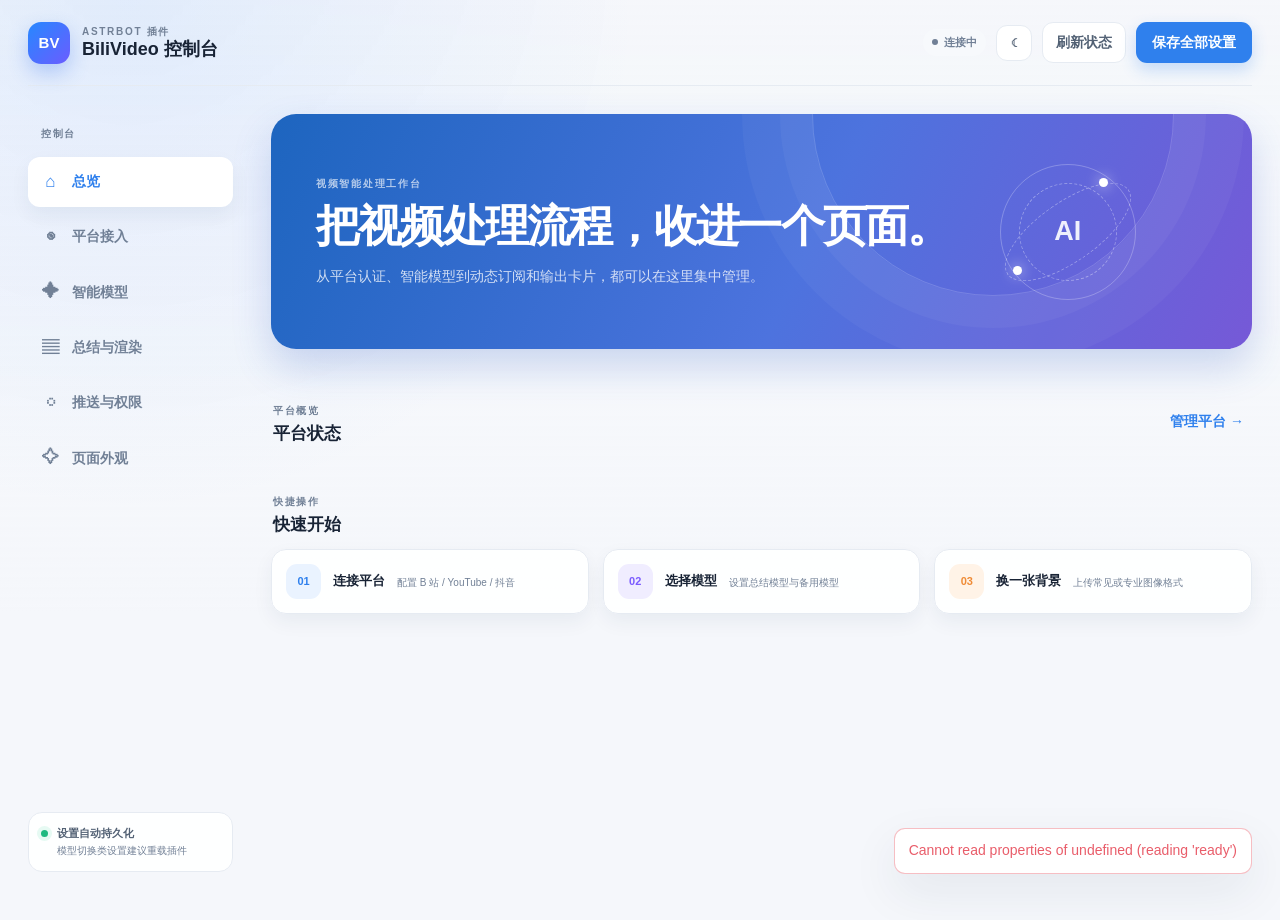
<file: pages/dashboard/index.html>
<!doctype html>
<html lang="zh-CN">
  <head>
    <meta charset="utf-8" />
    <meta name="viewport" content="width=device-width, initial-scale=1" />
    <title>BiliVideo 控制台</title>
    <link rel="stylesheet" href="./style.css" />
  </head>
  <body>
    <div id="page-background" class="page-background"></div>
    <div class="page-overlay"></div>
    <div class="app-shell">
      <header class="topbar">
        <div class="brand-block">
          <div class="brand-mark">BV</div>
          <div>
            <div class="eyebrow">AstrBot 插件</div>
            <h1>BiliVideo 控制台</h1>
          </div>
        </div>
        <div class="topbar-actions">
          <span id="runtime-badge" class="status-pill neutral">连接中</span>
          <button id="theme-toggle" class="icon-button" type="button" title="切换主题">☾</button>
          <button id="refresh-button" class="secondary-button" type="button">刷新状态</button>
          <button id="save-button" class="primary-button" type="button">保存全部设置</button>
        </div>
      </header>

      <div class="workspace">
        <aside class="sidebar">
          <div class="sidebar-caption">控制台</div>
          <button class="nav-item active" data-target="overview" type="button"><span>⌂</span> 总览</button>
          <button class="nav-item" data-target="platforms" type="button"><span>◉</span> 平台接入</button>
          <button class="nav-item" data-target="ai" type="button"><span>✦</span> 智能模型</button>
          <button class="nav-item" data-target="summary" type="button"><span>▤</span> 总结与渲染</button>
          <button class="nav-item" data-target="delivery" type="button"><span>◌</span> 推送与权限</button>
          <button class="nav-item" data-target="appearance" type="button"><span>✧</span> 页面外观</button>
          <div class="sidebar-note">
            <span class="note-dot"></span>
            <div><strong>设置自动持久化</strong><br /><small>模型切换类设置建议重载插件</small></div>
          </div>
        </aside>

        <main class="content">
          <section class="view active" data-view="overview">
            <div class="hero-card">
              <div>
                <div class="eyebrow">视频智能处理工作台</div>
                <h2>把视频处理流程，收进一个页面。</h2>
                <p>从平台认证、智能模型到动态订阅和输出卡片，都可以在这里集中管理。</p>
              </div>
              <div class="hero-orbit"><span>AI</span><i></i><b></b></div>
            </div>
            <div id="overview-metrics" class="metric-grid"></div>
            <div class="section-heading"><div><span class="section-kicker">平台概览</span><h3>平台状态</h3></div><button class="text-button" data-jump="platforms" type="button">管理平台 →</button></div>
            <div id="overview-platforms" class="platform-grid compact"></div>
            <div class="section-heading"><div><span class="section-kicker">快捷操作</span><h3>快速开始</h3></div></div>
            <div class="quick-grid">
              <button class="quick-card" data-jump="platforms" type="button"><span class="quick-icon blue">01</span><strong>连接平台</strong><small>配置 B 站 / YouTube / 抖音</small></button>
              <button class="quick-card" data-jump="ai" type="button"><span class="quick-icon purple">02</span><strong>选择模型</strong><small>设置总结模型与备用模型</small></button>
              <button class="quick-card" data-jump="appearance" type="button"><span class="quick-icon orange">03</span><strong>换一张背景</strong><small>上传常见或专业图像格式</small></button>
            </div>
          </section>

          <section class="view" data-view="platforms">
            <div class="page-heading"><div><span class="section-kicker">平台管理</span><h2>平台接入</h2><p>每个平台单独管理认证状态与平台能力。</p></div><span id="platform-summary" class="soft-badge">多平台未启用</span></div>
            <div id="platform-grid" class="platform-grid"></div>
          </section>

          <section class="view" data-view="ai">
            <div class="page-heading"><div><span class="section-kicker">模型配置</span><h2>智能模型</h2><p>视频总结、动态摘要和故障备用策略使用这里的配置。</p></div></div>
            <div class="form-card"><div class="card-title"><div><h3>主模型</h3><p>留空的密钥不会覆盖已有密钥。</p></div><span class="card-icon purple">✦</span></div><div id="ai-main-fields" class="form-grid"></div></div>
            <div class="form-card"><div class="card-title"><div><h3>动态摘要</h3><p>订阅推送中的图文动态可以单独指定模型。</p></div><span class="card-icon blue">◌</span></div><div id="ai-dynamic-fields" class="form-grid"></div></div>
          </section>

          <section class="view" data-view="summary">
            <div class="page-heading"><div><span class="section-kicker">内容输出</span><h2>总结与渲染</h2><p>控制字幕优先级、总结长度、卡片模板和图片输出。</p></div></div>
            <div class="form-card"><div class="card-title"><div><h3>视频总结</h3><p>适用于手动总结和自动识别。</p></div><span class="card-icon green">▤</span></div><div id="summary-fields" class="form-grid"></div></div>
            <div class="form-card"><div class="card-title"><div><h3>图片渲染</h3><p>输出图片设置会在下一次渲染任务中使用。</p></div><span class="card-icon orange">▧</span></div><div id="render-fields" class="form-grid"></div></div>
          </section>

          <section class="view" data-view="delivery">
            <div class="page-heading"><div><span class="section-kicker">自动推送与访问控制</span><h2>推送与权限</h2><p>把自动识别、动态订阅、搜索和访问范围放在同一个工作区。</p></div></div>
            <div class="form-card"><div class="card-title"><div><h3>通用运行</h3><p>轮询频率和处理保护。</p></div><span class="card-icon blue">◷</span></div><div id="general-fields" class="form-grid"></div></div>
            <div class="form-card"><div class="card-title"><div><h3>自动识别</h3><p>控制裸链接识别时展示哪些信息。</p></div><span class="card-icon green">⌁</span></div><div id="detect-fields" class="form-grid"></div></div>
            <div class="form-card"><div class="card-title"><div><h3>订阅推送</h3><p>投稿者动态轮询和推送格式。</p></div><span class="card-icon orange">◉</span></div><div id="subscription-fields" class="form-grid"></div></div>
            <div class="form-card"><div class="card-title"><div><h3>消息推送格式</h3><p>合并转发消息中显示的机器人信息。</p></div><span class="card-icon purple">▣</span></div><div id="message-fields" class="form-grid"></div></div>
            <div class="form-card"><div class="card-title"><div><h3>访问与搜索</h3><p>名单为空时按访问模式处理。</p></div><span class="card-icon purple">⌕</span></div><div id="access-search-fields" class="form-grid"></div></div>
          </section>

          <section class="view" data-view="appearance">
            <div class="page-heading"><div><span class="section-kicker">个性化设置</span><h2>页面外观</h2><p>自定义插件页面背景，上传后立即预览。</p></div></div>
            <div class="appearance-card">
              <div class="appearance-preview"><div id="preview-label">默认背景</div><span>实时预览</span></div>
              <div class="appearance-controls">
                <div class="card-title"><div><h3>自定义背景图</h3><p>支持 PNG、JPG、GIF、WebP、AVIF、SVG、BMP、TIFF、ICO、JPEG2000 等；不稳定的格式会自动转为 PNG。</p></div><span class="card-icon orange">✧</span></div>
                <div class="upload-row"><label class="upload-box" for="background-file"><span class="upload-symbol">＋</span><strong>选择图片</strong><small>最大 20 兆字节 · 可拖拽上传</small><input id="background-file" type="file" accept="image/*,.svg,.avif,.heic,.heif,.tif,.tiff,.jp2,.j2k,.ico" /></label><div id="background-info" class="upload-info">尚未设置自定义背景</div></div>
                <div class="appearance-actions"><button id="reset-background" class="secondary-button" type="button">恢复默认背景</button><span class="hint">SVG 会移除脚本和外部资源引用</span></div>
              </div>
            </div>
            <div class="form-card"><div class="card-title"><div><h3>页面行为</h3><p>这些选项只影响当前插件页面的展示方式。</p></div><span class="card-icon blue">☼</span></div><div class="appearance-options"><label class="toggle-line"><input id="remember-scroll" type="checkbox" checked /><span class="toggle-ui"></span><span><strong>记住当前页面</strong><small>在本次打开期间保留导航位置</small></span></label><label class="toggle-line"><input id="compact-mode" type="checkbox" /><span class="toggle-ui"></span><span><strong>紧凑模式</strong><small>减少卡片间距，适合小屏幕</small></span></label></div></div>
          </section>

          <div id="toast" class="toast" role="status"></div>
        </main>
      </div>
    </div>
    <script type="module" src="./app.js"></script>
  </body>
</html>
</file>
<file: pages/dashboard/style.css>
.field select[multiple] { height: auto; min-height: 140px; }
:root {
  --bg: #f5f7fb;
  --surface: rgba(255, 255, 255, 0.9);
  --surface-solid: #ffffff;
  --surface-soft: #f7f9fc;
  --line: #e6ebf2;
  --text: #182335;
  --muted: #718096;
  --muted-strong: #526174;
  --blue: #2f80ed;
  --blue-soft: #eaf3ff;
  --purple: #7c5cff;
  --purple-soft: #f0edff;
  --orange: #ef8b36;
  --orange-soft: #fff3e7;
  --green: #1eb980;
  --green-soft: #e6faf3;
  --danger: #e95d6a;
  --shadow: 0 18px 48px rgba(25, 46, 78, 0.08);
  --shadow-small: 0 8px 20px rgba(25, 46, 78, 0.06);
  --radius: 20px;
}

[data-theme="dark"] {
  --bg: #111721;
  --surface: rgba(27, 35, 48, 0.92);
  --surface-solid: #1b2330;
  --surface-soft: #202a39;
  --line: #2c3748;
  --text: #edf3fb;
  --muted: #9aa8ba;
  --muted-strong: #c6d1de;
  --blue-soft: #172e4a;
  --purple-soft: #282346;
  --orange-soft: #3b2a1d;
  --green-soft: #153c32;
  --shadow: 0 18px 48px rgba(0, 0, 0, 0.22);
  --shadow-small: 0 8px 20px rgba(0, 0, 0, 0.16);
}

* { box-sizing: border-box; }
html, body { min-height: 100%; margin: 0; }
body {
  background: var(--bg);
  color: var(--text);
  font-family: Inter, ui-sans-serif, -apple-system, BlinkMacSystemFont, "Segoe UI", "Microsoft YaHei", sans-serif;
  font-size: 14px;
  line-height: 1.55;
  transition: background 0.25s ease, color 0.25s ease;
}
button, input, select, textarea { font: inherit; }
button { cursor: pointer; }
.page-background, .page-overlay { position: fixed; inset: 0; pointer-events: none; }
.page-background { z-index: -3; background-position: center; background-size: cover; background-repeat: no-repeat; opacity: 0; transition: opacity 0.35s ease; }
.page-background.active { opacity: 0.25; }
.page-overlay { z-index: -2; background: radial-gradient(circle at 10% 0%, rgba(76, 145, 255, 0.12), transparent 35%), linear-gradient(180deg, rgba(245, 247, 251, 0.76), var(--bg) 68%); }
[data-theme="dark"] .page-overlay { background: radial-gradient(circle at 10% 0%, rgba(76, 145, 255, 0.13), transparent 35%), linear-gradient(180deg, rgba(17, 23, 33, 0.78), var(--bg) 68%); }
.app-shell { width: min(1480px, 100%); min-height: 100vh; margin: 0 auto; padding: 0 28px 36px; }
.topbar { min-height: 86px; display: flex; align-items: center; justify-content: space-between; gap: 20px; border-bottom: 1px solid var(--line); }
.brand-block, .topbar-actions, .page-heading, .section-heading, .card-title, .upload-row, .appearance-actions { display: flex; align-items: center; }
.brand-block { gap: 12px; }
.brand-mark { width: 42px; height: 42px; display: grid; place-items: center; border-radius: 13px; background: linear-gradient(135deg, #2688ff, #6b5cff); color: #fff; font-size: 15px; font-weight: 800; box-shadow: 0 9px 20px rgba(55, 115, 239, 0.3); }
.eyebrow, .section-kicker, .sidebar-caption { color: var(--muted); font-size: 10px; font-weight: 800; letter-spacing: 0.17em; text-transform: uppercase; }
h1, h2, h3, p { margin: 0; }
h1 { font-size: 18px; line-height: 1.2; }
h2 { font-size: clamp(25px, 3vw, 34px); letter-spacing: -0.04em; line-height: 1.12; }
h3 { font-size: 17px; line-height: 1.25; }
.topbar-actions { gap: 10px; }
.primary-button, .secondary-button, .icon-button, .text-button { border: 0; transition: transform 0.18s ease, box-shadow 0.18s ease, background 0.18s ease; }
.primary-button:hover, .secondary-button:hover, .icon-button:hover, .quick-card:hover { transform: translateY(-1px); }
.primary-button { padding: 10px 16px; border-radius: 11px; background: var(--blue); color: white; font-weight: 700; box-shadow: 0 7px 16px rgba(47, 128, 237, 0.24); }
.secondary-button { padding: 9px 13px; border: 1px solid var(--line); border-radius: 11px; background: var(--surface-solid); color: var(--muted-strong); font-weight: 650; }
.icon-button { width: 36px; height: 36px; border: 1px solid var(--line); border-radius: 11px; background: var(--surface-solid); color: var(--muted-strong); }
.text-button { background: none; color: var(--blue); font-weight: 700; }
.status-pill, .soft-badge { display: inline-flex; align-items: center; gap: 6px; padding: 5px 9px; border-radius: 99px; font-size: 11px; font-weight: 750; white-space: nowrap; }
.status-pill::before { content: ""; width: 6px; height: 6px; border-radius: 50%; background: currentColor; }
.status-pill.success { color: var(--green); background: var(--green-soft); }
.status-pill.warning { color: var(--orange); background: var(--orange-soft); }
.status-pill.neutral, .soft-badge { color: var(--muted); background: var(--surface-soft); }
.workspace { display: grid; grid-template-columns: 205px minmax(0, 1fr); gap: 38px; padding-top: 28px; }
.sidebar { position: sticky; top: 20px; align-self: start; min-height: calc(100vh - 130px); padding: 12px 0; display: flex; flex-direction: column; gap: 5px; }
.sidebar-caption { padding: 0 13px 10px; }
.nav-item { width: 100%; display: flex; align-items: center; gap: 12px; padding: 12px 13px; border: 0; border-radius: 12px; background: transparent; color: var(--muted); text-align: left; font-weight: 650; }
.nav-item span { width: 19px; color: currentColor; font-size: 17px; text-align: center; }
.nav-item:hover { background: var(--surface-soft); color: var(--text); }
.nav-item.active { background: var(--surface-solid); color: var(--blue); box-shadow: var(--shadow-small); }
.sidebar-note { margin-top: auto; display: flex; gap: 9px; padding: 12px; border: 1px solid var(--line); border-radius: 14px; background: var(--surface); color: var(--muted-strong); font-size: 11px; }
.sidebar-note small { color: var(--muted); font-size: 10px; }
.note-dot { width: 7px; height: 7px; flex: 0 0 auto; margin-top: 5px; border-radius: 50%; background: var(--green); box-shadow: 0 0 0 4px var(--green-soft); }
.content { min-width: 0; }
.view { display: none; animation: fade-in 0.22s ease; }
.view.active { display: block; }
@keyframes fade-in { from { opacity: 0; transform: translateY(5px); } to { opacity: 1; transform: translateY(0); } }
.hero-card { min-height: 235px; position: relative; overflow: hidden; display: flex; align-items: center; justify-content: space-between; padding: 38px 45px; border-radius: 25px; background: linear-gradient(115deg, #1d65bf, #4d73de 55%, #7659d7); color: #fff; box-shadow: 0 18px 38px rgba(48, 91, 195, 0.22); }
.hero-card::after { content: ""; position: absolute; width: 360px; height: 360px; right: 8%; top: -180px; border: 1px solid rgba(255,255,255,0.17); border-radius: 50%; box-shadow: 0 0 0 32px rgba(255,255,255,0.04), 0 0 0 70px rgba(255,255,255,0.035); }
.hero-card .eyebrow { color: rgba(255,255,255,0.65); }
.hero-card h2 { max-width: 650px; margin-top: 10px; font-size: clamp(27px, 4vw, 44px); }
.hero-card p { max-width: 580px; margin-top: 15px; color: rgba(255,255,255,0.78); font-size: 14px; }
.hero-orbit { width: 136px; height: 136px; position: relative; z-index: 1; display: grid; place-items: center; margin-right: 8%; border: 1px solid rgba(255,255,255,0.25); border-radius: 50%; color: rgba(255,255,255,0.9); font-size: 27px; font-weight: 800; }
.hero-orbit::before, .hero-orbit::after { content: ""; position: absolute; inset: 18px; border: 1px dashed rgba(255,255,255,0.34); border-radius: 50%; transform: rotate(55deg); }
.hero-orbit::after { inset: 37px -7px; transform: rotate(-35deg); }
.hero-orbit i, .hero-orbit b { position: absolute; width: 9px; height: 9px; border-radius: 50%; background: #fff; box-shadow: 0 0 14px rgba(255,255,255,0.8); }
.hero-orbit i { top: 13px; right: 27px; }.hero-orbit b { bottom: 24px; left: 12px; }
.metric-grid { display: grid; grid-template-columns: repeat(4, minmax(0, 1fr)); gap: 14px; margin-top: 18px; }
.metric-card, .form-card, .platform-card, .appearance-card, .quick-card { border: 1px solid var(--line); background: var(--surface); box-shadow: var(--shadow-small); }
.metric-card { min-height: 112px; padding: 17px; border-radius: 16px; }
.metric-label { color: var(--muted); font-size: 11px; font-weight: 650; }.metric-value { margin-top: 7px; font-size: 26px; font-weight: 800; letter-spacing: -0.04em; }.metric-meta { margin-top: 2px; color: var(--muted); font-size: 11px; }
.section-heading { justify-content: space-between; margin: 32px 2px 14px; }.section-heading h3 { margin-top: 2px; }.page-heading { justify-content: space-between; gap: 18px; margin-bottom: 22px; }.page-heading p { margin-top: 9px; color: var(--muted); }
.platform-grid { display: grid; grid-template-columns: repeat(3, minmax(0, 1fr)); gap: 15px; }.platform-grid.compact { grid-template-columns: repeat(3, minmax(0, 1fr)); }
.platform-card { min-width: 0; padding: 19px; border-radius: 17px; }.platform-card.compact-card { padding: 15px; }.platform-card-head { display: flex; align-items: flex-start; justify-content: space-between; gap: 10px; }.platform-brand { display: flex; align-items: center; gap: 10px; }.platform-logo { width: 38px; height: 38px; display: grid; place-items: center; border-radius: 12px; color: #fff; font-size: 14px; font-weight: 850; }.platform-logo.bili { background: #00aeec; }.platform-logo.youtube { background: #f04444; }.platform-logo.douyin { background: #1b2029; }.platform-card h3 { font-size: 15px; }.platform-card p { margin-top: 4px; color: var(--muted); font-size: 11px; }.platform-description { min-height: 39px; margin: 16px 0 14px !important; }.platform-actions { display: flex; gap: 7px; margin-top: 14px; }.platform-actions .secondary-button { flex: 1; }.platform-card .field { margin-top: 13px; }
.quick-grid { display: grid; grid-template-columns: repeat(3, minmax(0, 1fr)); gap: 14px; }.quick-card { display: flex; align-items: center; gap: 12px; padding: 14px; border-radius: 15px; color: var(--text); text-align: left; }.quick-card strong { display: block; font-size: 13px; }.quick-card small { display: block; margin-top: 3px; color: var(--muted); font-size: 10px; }.quick-icon, .card-icon { display: grid; place-items: center; flex: 0 0 auto; border-radius: 11px; font-weight: 850; }.quick-icon { width: 35px; height: 35px; font-size: 11px; }.quick-icon.blue, .card-icon.blue { background: var(--blue-soft); color: var(--blue); }.quick-icon.purple, .card-icon.purple { background: var(--purple-soft); color: var(--purple); }.quick-icon.orange, .card-icon.orange { background: var(--orange-soft); color: var(--orange); }.card-icon.green { background: var(--green-soft); color: var(--green); }.card-icon { width: 38px; height: 38px; font-size: 17px; }
.form-card { padding: 21px; margin-bottom: 16px; border-radius: var(--radius); }.card-title { justify-content: space-between; gap: 14px; margin-bottom: 18px; }.card-title p { margin-top: 4px; color: var(--muted); font-size: 11px; }
.form-grid { display: grid; grid-template-columns: repeat(2, minmax(0, 1fr)); gap: 15px; }.field { min-width: 0; display: flex; flex-direction: column; gap: 6px; }.field.wide { grid-column: 1 / -1; }.field-label { display: flex; justify-content: space-between; gap: 8px; color: var(--muted-strong); font-size: 12px; font-weight: 700; }.field-hint { color: var(--muted); font-size: 10px; font-weight: 500; }.field input:not([type="checkbox"]), .field select, .field textarea { width: 100%; border: 1px solid var(--line); border-radius: 10px; outline: none; background: var(--surface-solid); color: var(--text); transition: border-color 0.18s ease, box-shadow 0.18s ease; }.field input:not([type="checkbox"]), .field select { height: 39px; padding: 0 11px; }.field textarea { min-height: 95px; padding: 10px 11px; resize: vertical; }.field input:focus, .field select:focus, .field textarea:focus { border-color: var(--blue); box-shadow: 0 0 0 3px rgba(47,128,237,0.1); }.switch-field { min-height: 39px; display: flex; align-items: center; justify-content: space-between; padding: 0 11px; border: 1px solid var(--line); border-radius: 10px; background: var(--surface-solid); }.switch { position: relative; width: 38px; height: 22px; }.switch input { opacity: 0; width: 0; height: 0; }.switch-ui { position: absolute; inset: 0; border-radius: 99px; background: #d9e0ea; transition: background 0.18s ease; }.switch-ui::before { content: ""; position: absolute; width: 16px; height: 16px; left: 3px; top: 3px; border-radius: 50%; background: white; box-shadow: 0 2px 5px rgba(0,0,0,0.16); transition: transform 0.18s ease; }.switch input:checked + .switch-ui { background: var(--blue); }.switch input:checked + .switch-ui::before { transform: translateX(16px); }
.cookie-note { padding: 10px 11px; border-radius: 10px; background: var(--surface-soft); color: var(--muted); font-size: 11px; }.cookie-note strong { color: var(--muted-strong); }.cookie-grid { display: grid; grid-template-columns: repeat(2, minmax(0, 1fr)); gap: 9px; }.cookie-grid input { width: 100%; height: 36px; padding: 0 9px; border: 1px solid var(--line); border-radius: 9px; background: var(--surface-solid); color: var(--text); outline: none; }.cookie-grid input:focus, .cookie-textarea:focus { border-color: var(--blue); }.cookie-textarea { width: 100%; min-height: 108px; padding: 10px; border: 1px solid var(--line); border-radius: 10px; background: var(--surface-solid); color: var(--text); outline: none; resize: vertical; font-family: ui-monospace, SFMono-Regular, Consolas, monospace; font-size: 11px; }.cookie-title { margin: 16px 0 8px; color: var(--muted-strong); font-size: 11px; font-weight: 700; }
.appearance-card { display: grid; grid-template-columns: 0.95fr 1.05fr; gap: 22px; padding: 21px; border-radius: var(--radius); }.appearance-preview { min-height: 300px; position: relative; overflow: hidden; display: flex; flex-direction: column; justify-content: flex-end; padding: 22px; border-radius: 16px; background: linear-gradient(135deg, #1c67c9, #725bdd); color: #fff; }.appearance-preview::before { content: ""; position: absolute; width: 230px; height: 230px; top: -70px; right: -40px; border: 1px solid rgba(255,255,255,0.28); border-radius: 50%; box-shadow: 0 0 0 30px rgba(255,255,255,0.07), 0 0 0 70px rgba(255,255,255,0.04); }.appearance-preview::after { content: ""; position: absolute; inset: 0; background: linear-gradient(180deg, transparent 25%, rgba(4, 20, 46, 0.48)); }.appearance-preview > * { position: relative; z-index: 1; }.appearance-preview div { font-size: 21px; font-weight: 800; }.appearance-preview span { margin-top: 5px; color: rgba(255,255,255,0.7); font-size: 11px; }.appearance-controls { min-width: 0; }.upload-row { align-items: stretch; gap: 12px; }.upload-box { min-width: 180px; display: flex; flex-direction: column; align-items: center; justify-content: center; padding: 20px 14px; border: 1px dashed #9eb8db; border-radius: 13px; background: var(--blue-soft); color: var(--blue); text-align: center; cursor: pointer; }.upload-box input { display: none; }.upload-symbol { font-size: 27px; line-height: 1; }.upload-box strong { margin-top: 6px; font-size: 12px; }.upload-box small { margin-top: 3px; color: var(--muted); font-size: 10px; }.upload-info { flex: 1; display: flex; align-items: center; padding: 13px; border: 1px solid var(--line); border-radius: 13px; background: var(--surface-soft); color: var(--muted); font-size: 11px; }.appearance-actions { gap: 12px; margin-top: 16px; }.hint { color: var(--muted); font-size: 10px; }.appearance-options { display: grid; grid-template-columns: repeat(2, minmax(0, 1fr)); gap: 12px; }.toggle-line { display: flex; align-items: center; gap: 9px; padding: 12px; border: 1px solid var(--line); border-radius: 11px; background: var(--surface-soft); cursor: pointer; }.toggle-line input { display: none; }.toggle-ui { width: 34px; height: 20px; position: relative; flex: 0 0 auto; border-radius: 99px; background: #d9e0ea; }.toggle-ui::before { content: ""; position: absolute; width: 14px; height: 14px; top: 3px; left: 3px; border-radius: 50%; background: white; transition: transform 0.18s ease; }.toggle-line input:checked + .toggle-ui { background: var(--blue); }.toggle-line input:checked + .toggle-ui::before { transform: translateX(14px); }.toggle-line strong, .toggle-line small { display: block; }.toggle-line strong { font-size: 12px; }.toggle-line small { margin-top: 2px; color: var(--muted); font-size: 10px; }
.toast { position: fixed; z-index: 10; right: 28px; bottom: 26px; max-width: 360px; padding: 11px 14px; border: 1px solid var(--line); border-radius: 11px; background: var(--surface-solid); color: var(--text); box-shadow: var(--shadow); opacity: 0; pointer-events: none; transform: translateY(10px); transition: opacity 0.2s ease, transform 0.2s ease; }.toast.show { opacity: 1; transform: translateY(0); }.toast.error { border-color: rgba(233,93,106,0.4); color: var(--danger); }
.compact .platform-card { min-height: 108px; }.compact .platform-description, .compact .platform-actions { display: none; }.compact .platform-card-head { align-items: center; }
body.compact-mode .form-card { padding: 16px; } body.compact-mode .workspace { gap: 25px; } body.compact-mode .form-grid { gap: 10px; }
@media (max-width: 1100px) { .workspace { grid-template-columns: 170px minmax(0, 1fr); gap: 24px; }.platform-grid, .platform-grid.compact { grid-template-columns: repeat(3, minmax(0, 1fr)); }.appearance-card { grid-template-columns: 1fr; } }
@media (max-width: 820px) { .app-shell { padding: 0 15px 25px; }.topbar { align-items: flex-start; flex-direction: column; padding: 18px 0; }.topbar-actions { width: 100%; flex-wrap: wrap; }.topbar-actions .primary-button { margin-left: auto; }.workspace { display: block; padding-top: 15px; }.sidebar { position: static; min-height: auto; display: grid; grid-template-columns: repeat(3, 1fr); gap: 6px; padding: 0 0 18px; }.sidebar-caption, .sidebar-note { display: none; }.nav-item { justify-content: center; padding: 9px 5px; font-size: 11px; }.nav-item span { display: none; }.hero-card { min-height: 210px; padding: 28px 24px; }.hero-orbit { position: absolute; right: -20px; opacity: 0.45; }.metric-grid { grid-template-columns: repeat(2, minmax(0, 1fr)); }.platform-grid, .platform-grid.compact, .quick-grid { grid-template-columns: 1fr; }.form-grid { grid-template-columns: 1fr; }.field.wide { grid-column: auto; }.appearance-options { grid-template-columns: 1fr; } }
@media (max-width: 520px) { .primary-button, .secondary-button { padding: 8px 10px; font-size: 11px; }.topbar-actions .icon-button { display: none; }.hero-card h2 { font-size: 28px; }.metric-value { font-size: 23px; }.appearance-preview { min-height: 220px; }.upload-row { align-items: stretch; flex-direction: column; }.upload-box { min-height: 110px; }.cookie-grid { grid-template-columns: 1fr; } }
</file>
